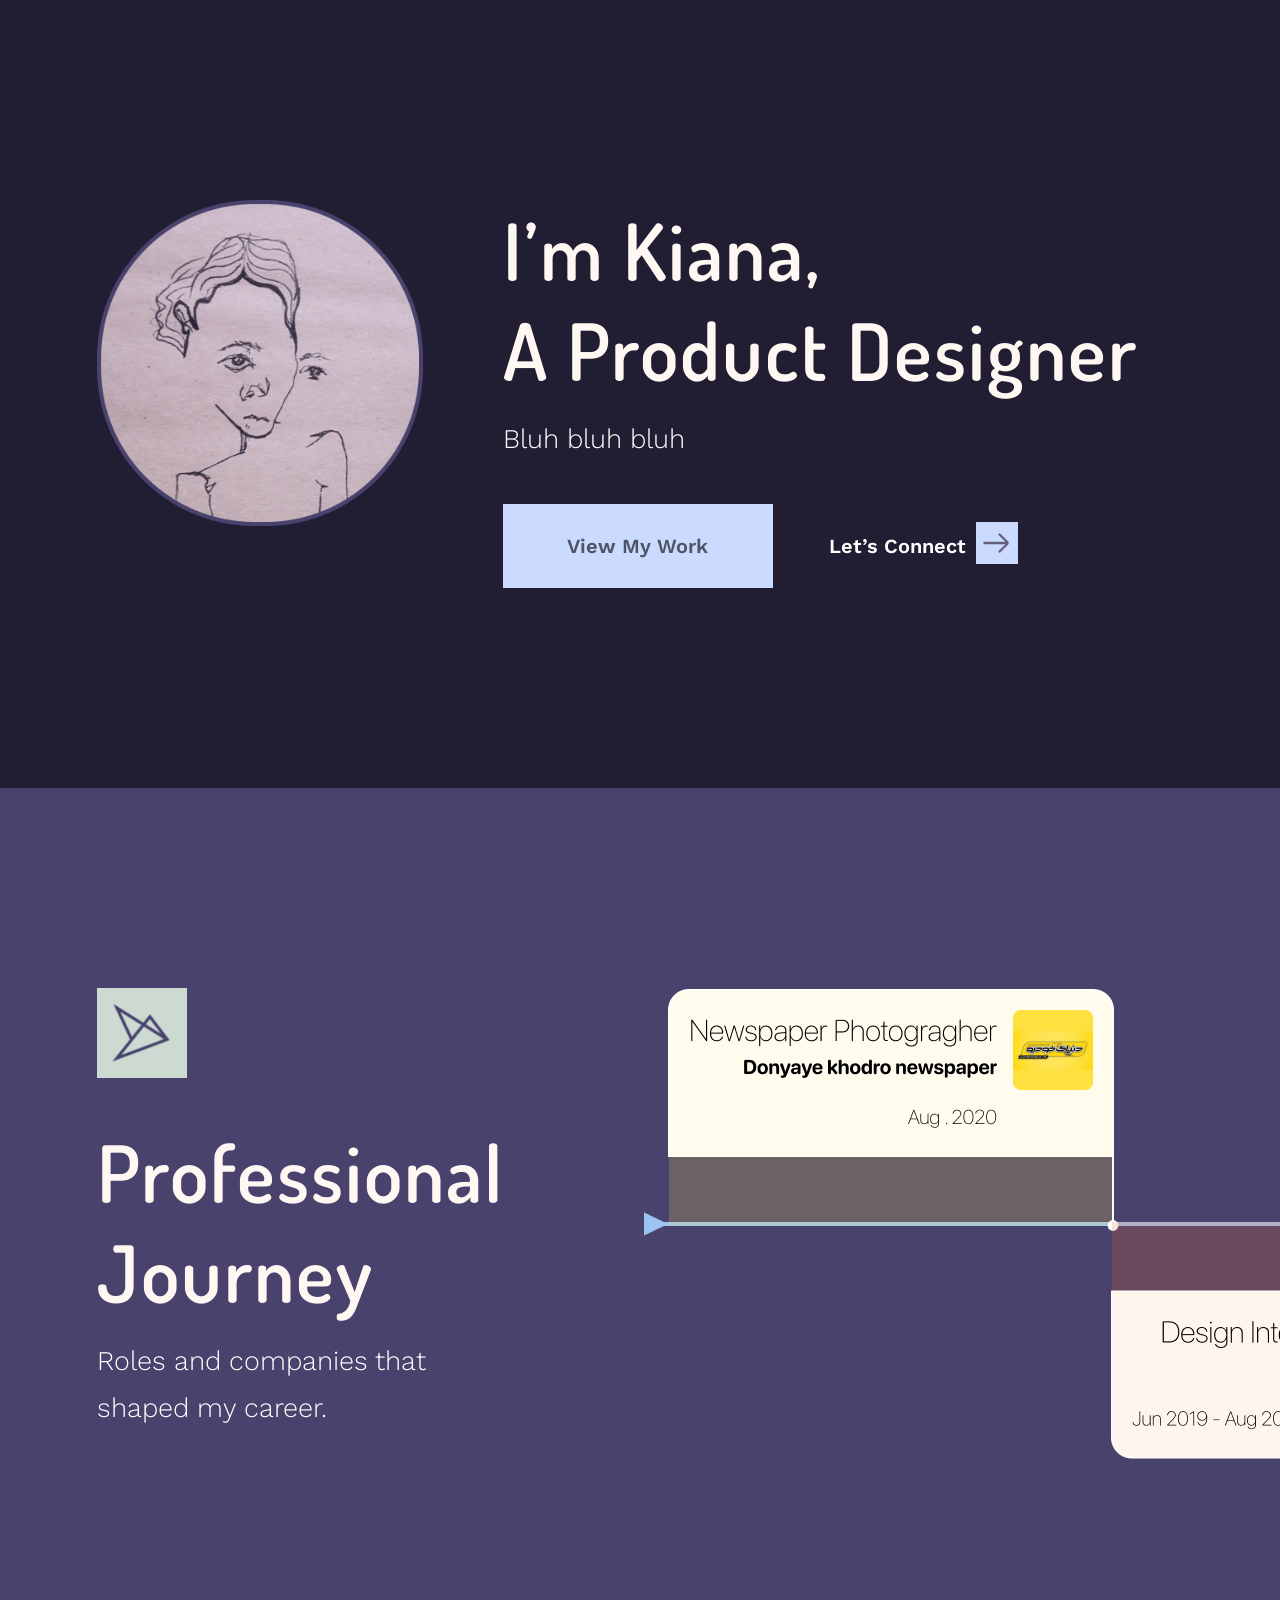
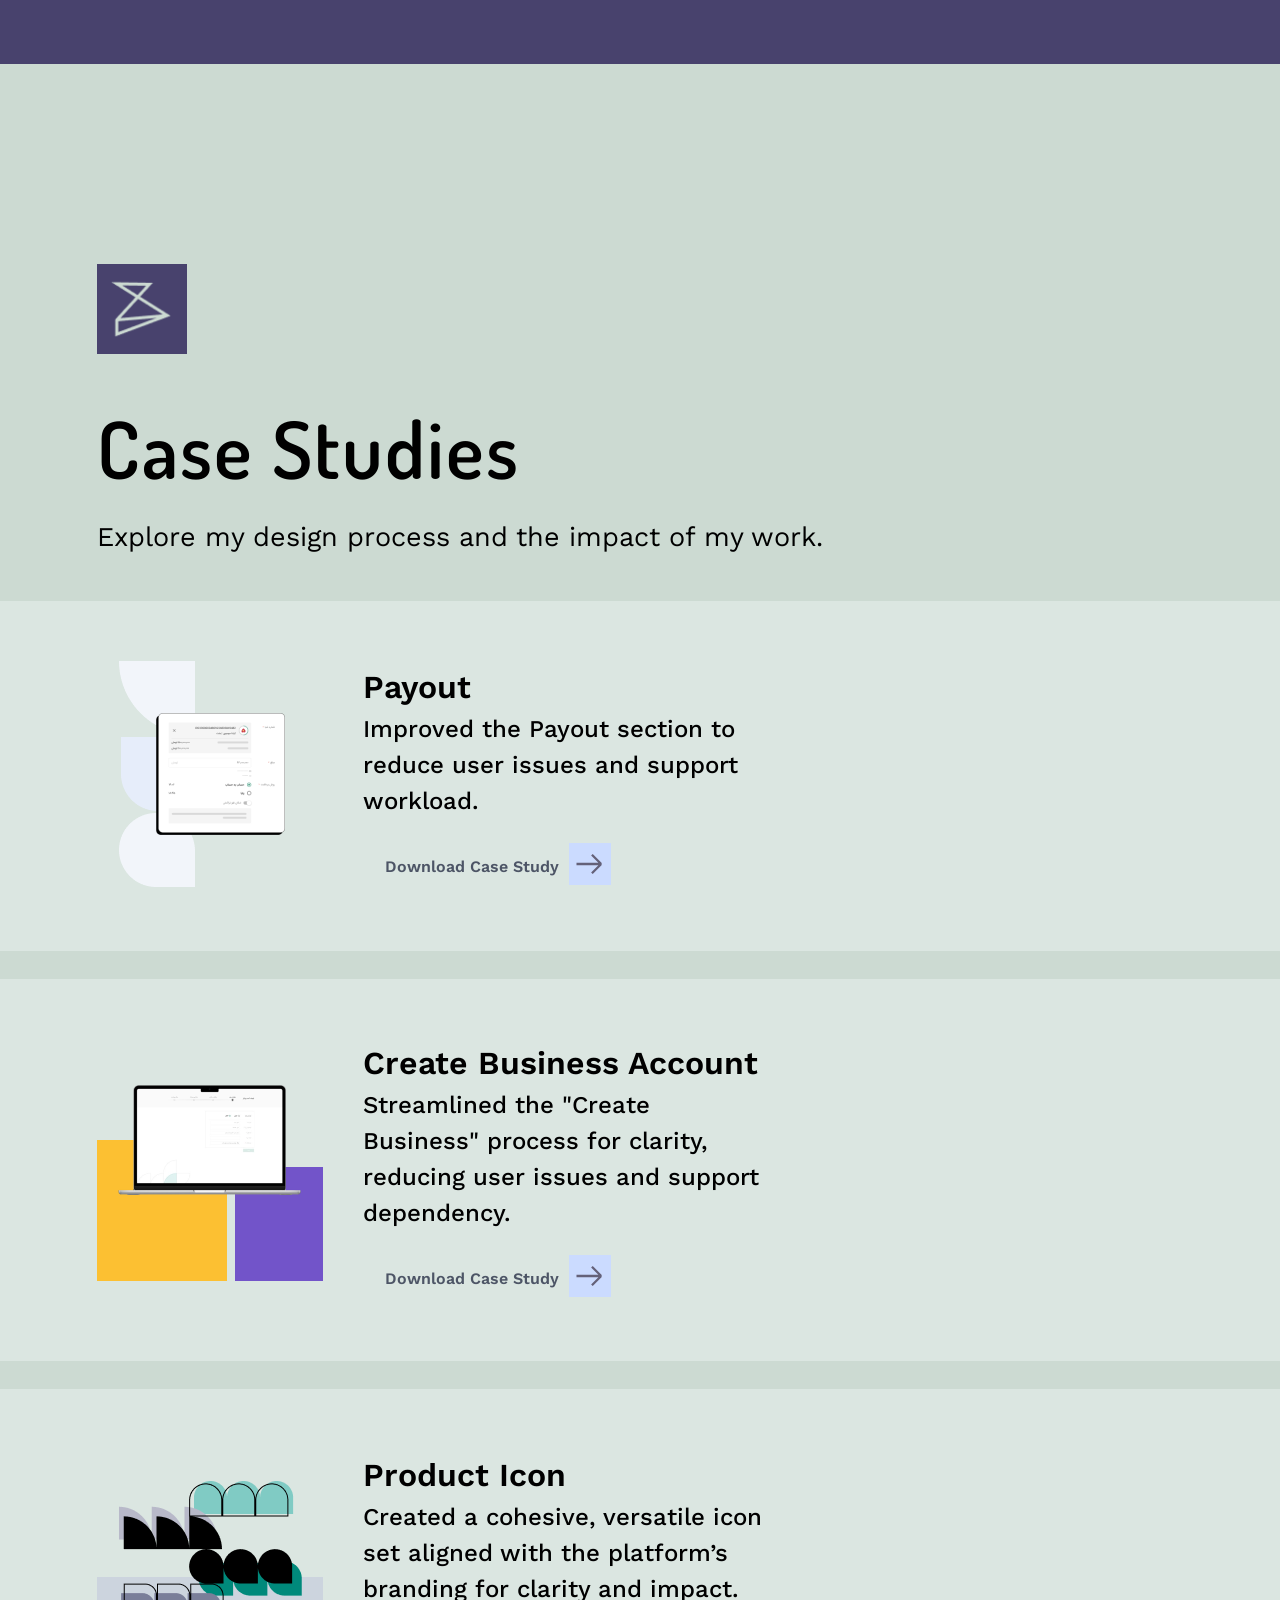
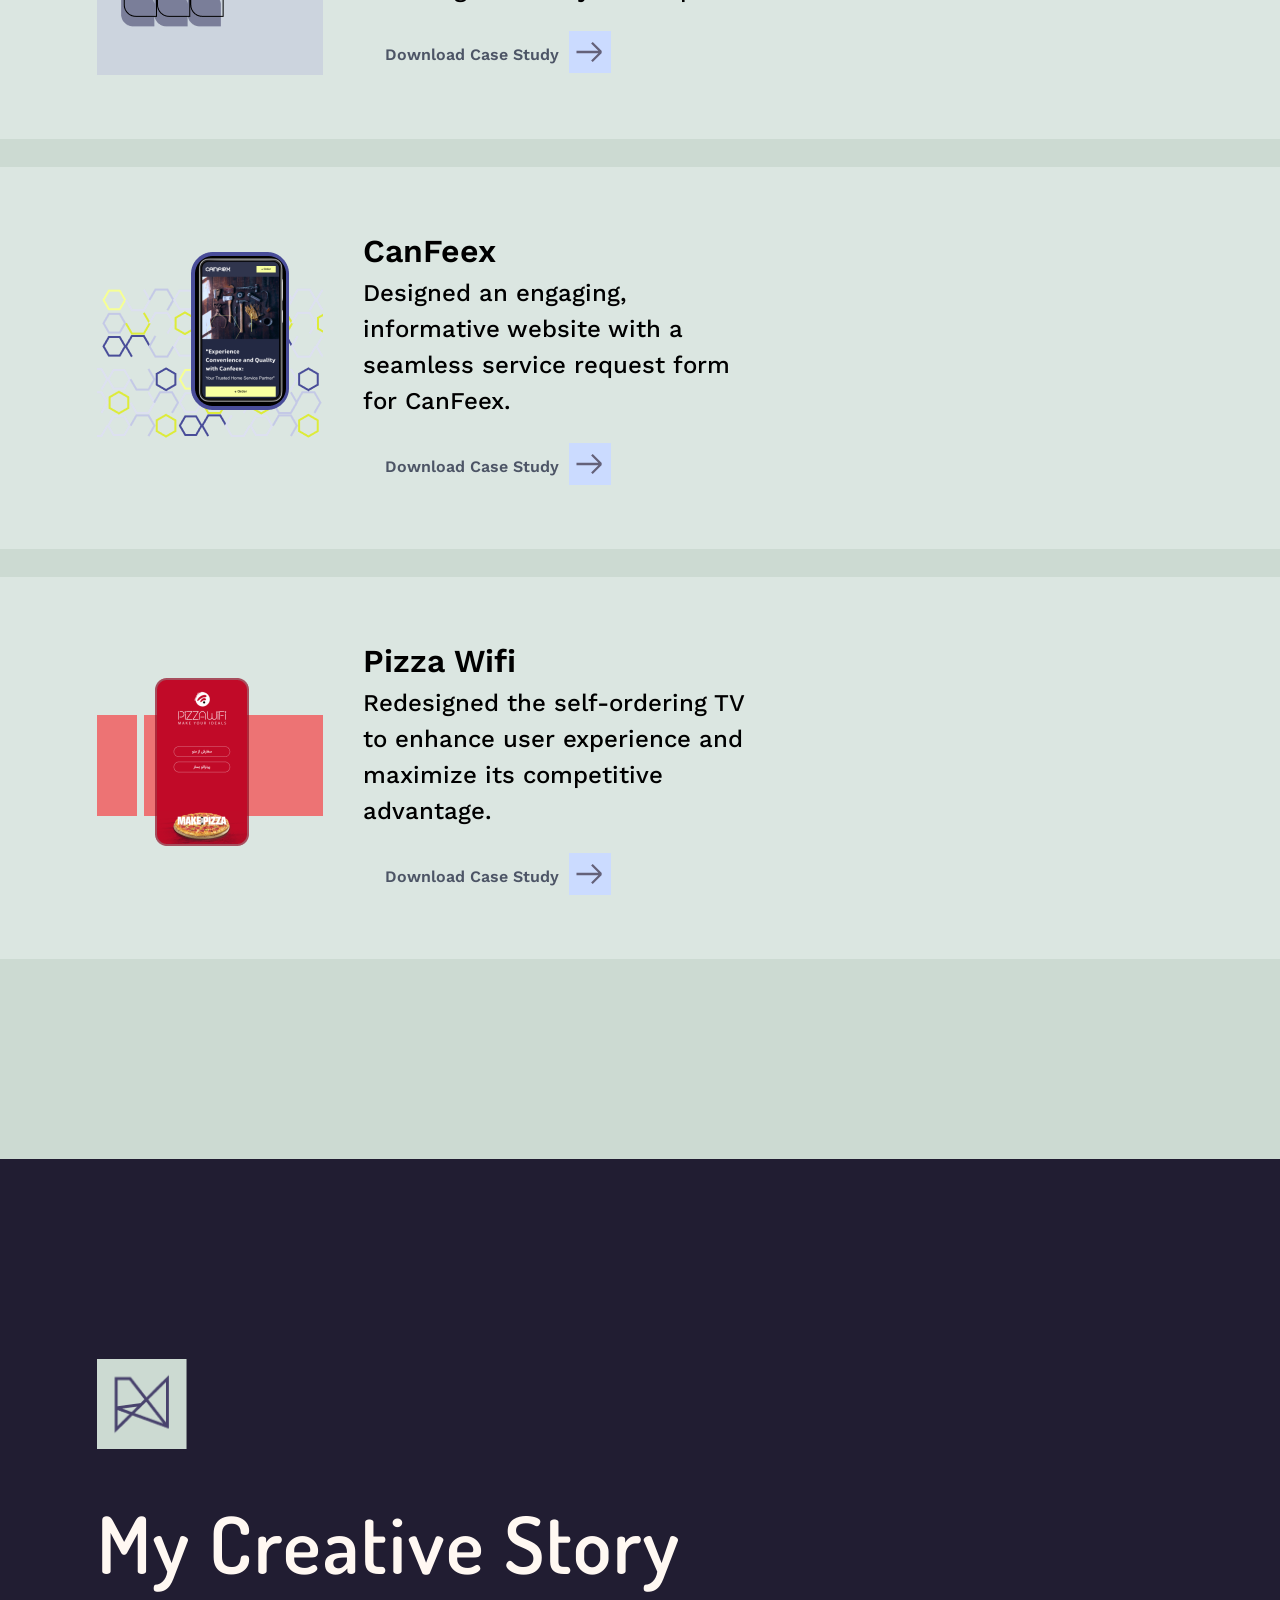
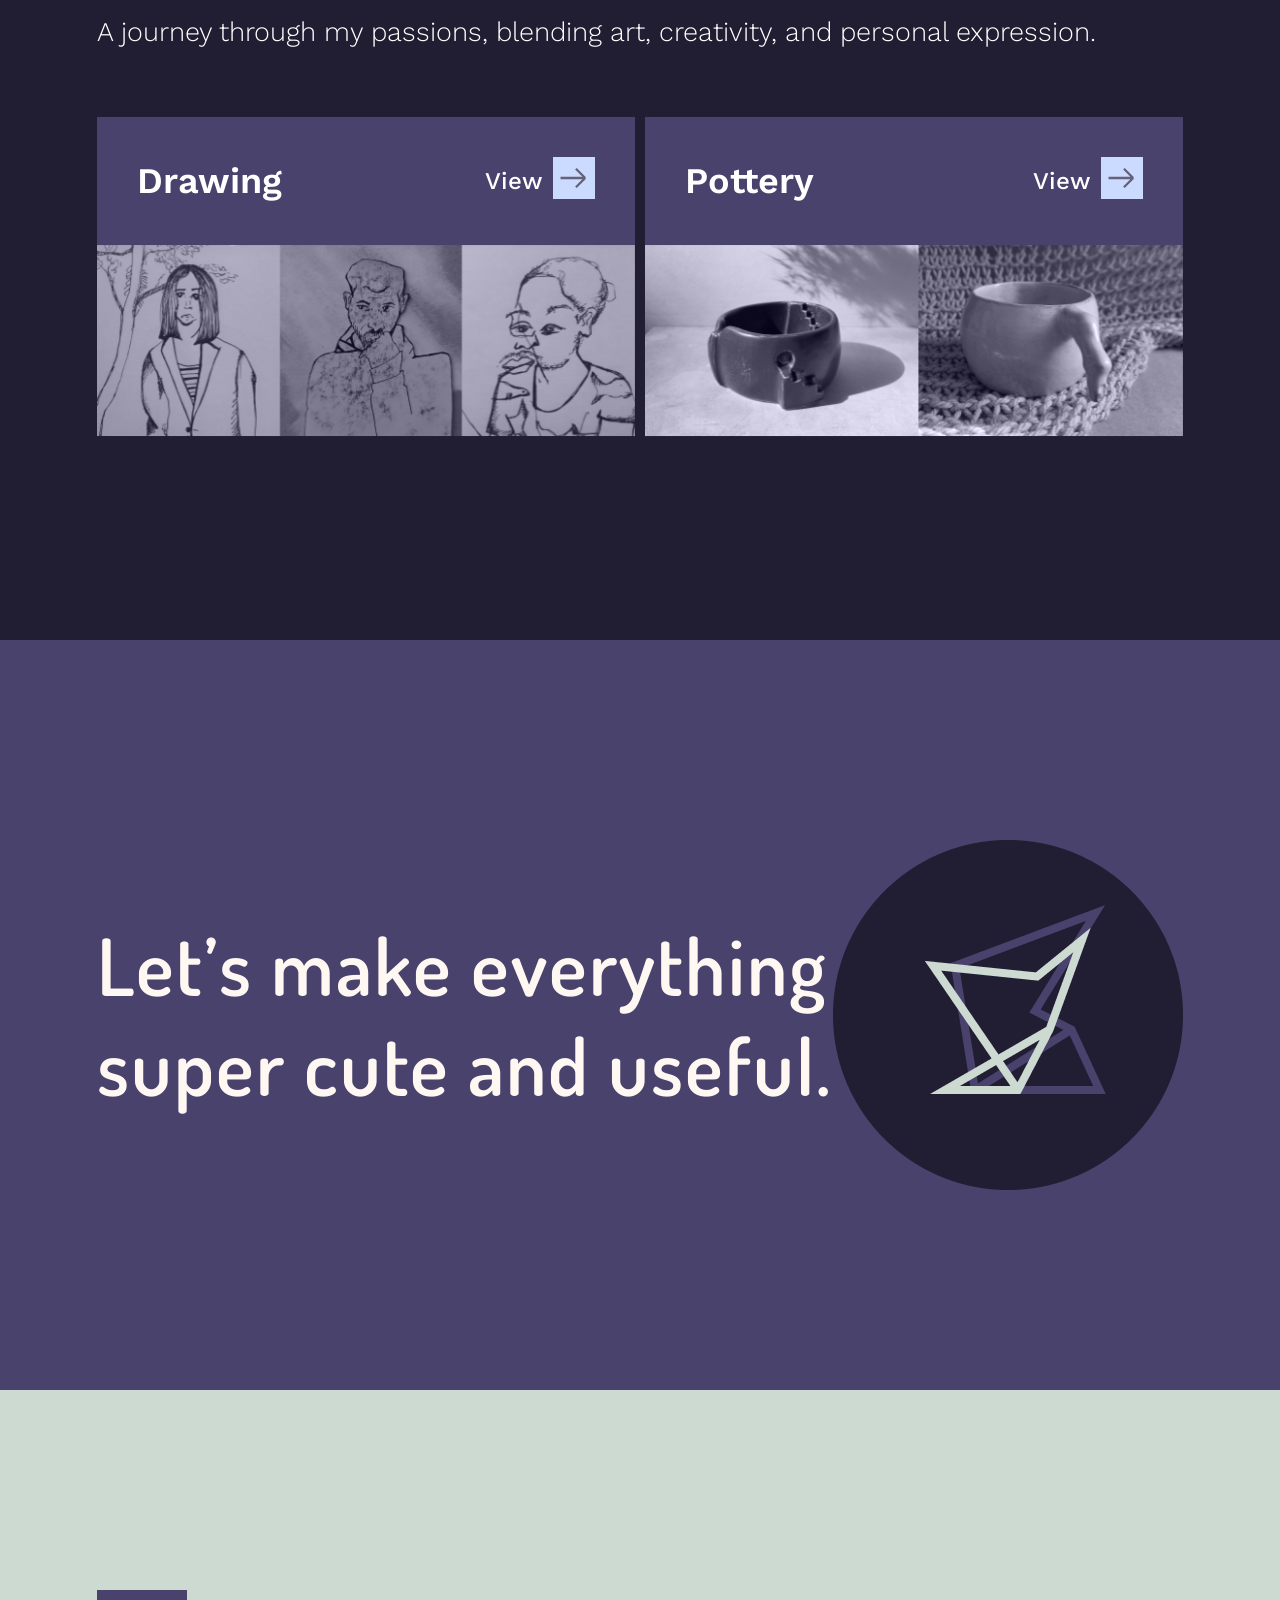
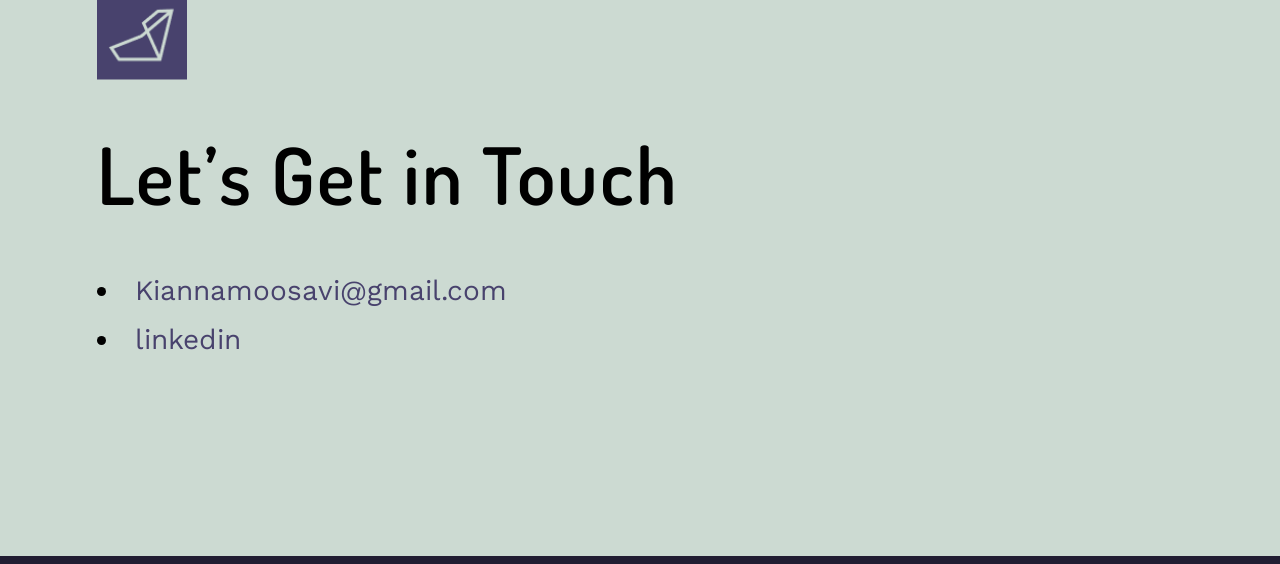
<file: index.html>
<!DOCTYPE html>
<html lang="en">

<head>
    <meta charset="UTF-8" />
    <meta name="viewport" content="width=device-width, initial-scale=1.0" />
    <meta name="description" content="Kiana's Portfolio - A Product Designer" />
    <meta name="keywords" content="Kiana, Product Designer, Portfolio, Web Design, UX/UI Design" />
    <title>Kiana | Product Designer</title>
    <link rel="stylesheet" href="css/style-v2.css" />
    <link
        href="https://fonts.googleapis.com/css2?family=Dosis:wght@200..800&family=Work+Sans:ital,wght@0,100..900;1,100..900&display=swap"
        rel="stylesheet" />


</head>

<body>
    <header class="main_header">
        <div class="container_site">
            <div class="header_bottom">
                <div class="content_left">
                    <div class="image-container">
                        <img src="./image/Frame 14802@2x.png" alt="kiana's portrait" class="full-image" />
                        <div class="overlay"></div>
                    </div>
                </div>
                <div class="content_right">
                    <h1 class="title">
                        I’m Kiana, <br />
                        A Product Designer
                    </h1>
                    <p class="p">Bluh bluh bluh</p>
                    <div class="btn">
                        <button class="btn_left">
                            View My Work
                        </button>
                        <button class="btn_right">
                            Let’s Connect
                            <span class="svg_box">
                                <svg width="24" height="18" viewBox="0 0 24 19" fill="none"
                                    xmlns="http://www.w3.org/2000/svg">
                                    <path d="M0.333252 9.5H21.6666M21.6666 9.5L13.6666 1.5M21.6666 9.5L13.6666 17.5"
                                        stroke="#646179" stroke-width="2" />
                                </svg>
                        </button>
                    </div>
                </div>
            </div>
        </div>
    </header>

    <main>
        <!-- Work Experiences Section -->
        <section class="work_experience_page horizental_scroll">
            <div class="container_site">
                <div class="work_experiences">
                    <div class="work_experience_info">
                        <img class="logo" src="./image/Frame 68.png" alt="Work Experience Logo" />
                        <h2 class="title">Professional Journey</h2>
                        <p class="p year">Roles and companies that shaped my career.</p>
                    </div>
                    <div class="work_experience_img ">
                        <img src="./image/Exprience (1).png" alt="Experience Image" />
                    </div>
                </div>
            </div>
        </section>

        <!-- Portfolio Section -->
        <section class="portfolio_page" id="section3">
            <div class="container_site">
                <div class="portfolio_top_page">
                    <img class="logo" src="./image/portfolio-logo.png" alt="portfolio logo" />
                    <h2 class="title">Case Studies</h2>
                    <p class="p case_study">Explore my design process and the impact of my work.</p>
                </div>
            </div>

            <div class="portfolio_bottom_page">
                <div class="portfolio_container">
                    <div class="items payout">
                        <div class="container_site">
                            <div class="right_content">
                                <img class="portfolio-img" src="./image/payout.png" alt="Payout" />
                            </div>
                            <div class="left_content">
                                <h5 class="portfolio_title">Payout</h5>
                                <p class="portfolio_desc">
                                    Improved the Payout section to reduce user issues and support workload.
                                </p>
                                <div class="portfolio_btn">
                                    <button class="download_btn-payout">Download Case Study</button>
                                    <span class="svg_box">
                                        <svg class="download_btn-payout" id="svg_payout" width="24" height="18"
                                            viewBox="0 0 24 19" fill="none" xmlns="http://www.w3.org/2000/svg">
                                            <path id="path"
                                                d="M0.333252 9.5H21.6666M21.6666 9.5L13.6666 1.5M21.6666 9.5L13.6666 17.5"
                                                stroke="#646179" stroke-width="2" />
                                        </svg>
                                    </span>
                                </div>
                            </div>
                        </div>
                    </div>

                    <div class="items Create_Business_Account">
                        <div class="container_site">
                            <div class="right_content">
                                <img class="portfolio-img" src="./image/business account.png"
                                    alt="Create Business Account" />
                            </div>
                            <div class="left_content">
                                <h5 class="portfolio_title">Create Business Account</h5>
                                <p class="portfolio_desc">
                                    Streamlined the "Create Business" process for clarity, reducing user issues and support dependency.
                                </p>
                                <div class="portfolio_btn">
                                    <button class="download_btn-payout">Download Case Study</button>
                                    <span class="svg_box">
                                        <svg class="download_btn-payout" id="svg_payout" width="24" height="18"
                                            viewBox="0 0 24 19" fill="none" xmlns="http://www.w3.org/2000/svg">
                                            <path id="path"
                                                d="M0.333252 9.5H21.6666M21.6666 9.5L13.6666 1.5M21.6666 9.5L13.6666 17.5"
                                                stroke="#646179" stroke-width="2" />
                                        </svg>
                                    </span>
                                </div>
                            </div>
                        </div>
                    </div>

                    <div class="items product_icon">
                        <div class="container_site">
                            <div class="right_content">
                                <img class="portfolio-img" src="./image/vandar.png" alt="Product Icon" />

                            </div>
                            <div class="left_content">
                                <h5 class="portfolio_title">Product Icon</h5>
                                <p class="portfolio_desc">
                                    Created a cohesive, versatile icon set aligned with the platform’s branding for clarity and impact.
                                </p>
                                <div class="portfolio_btn">
                                    <button class="download_btn-payout">Download Case Study</button>
                                    <span class="svg_box">
                                        <svg class="download_btn-payout" id="svg_payout" width="24" height="18"
                                            viewBox="0 0 24 19" fill="none" xmlns="http://www.w3.org/2000/svg">
                                            <path id="path"
                                                d="M0.333252 9.5H21.6666M21.6666 9.5L13.6666 1.5M21.6666 9.5L13.6666 17.5"
                                                stroke="#646179" stroke-width="2" />
                                        </svg>
                                    </span>
                                </div>
                            </div>
                        </div>
                    </div>

                    <div class="items canfeex">
                        <div class="container_site">
                            <div class="right_content">
                                <img class="portfolio-img" src="./image/canfex.png" alt="CanFeex Project" />
                            </div>
                            <div class="left_content">
                                <h5 class="portfolio_title">CanFeex</h5>
                                <p class="portfolio_desc">
                                    Designed an engaging, informative website with a seamless service request form for CanFeex.
                                </p>
                                <div class="portfolio_btn">
                                    <button class="download_btn-payout">Download Case Study</button>
                                    <span class="svg_box">
                                        <svg class="download_btn-payout" id="svg_payout" width="24" height="18"
                                            viewBox="0 0 24 19" fill="none" xmlns="http://www.w3.org/2000/svg">
                                            <path id="path"
                                                d="M0.333252 9.5H21.6666M21.6666 9.5L13.6666 1.5M21.6666 9.5L13.6666 17.5"
                                                stroke="#646179" stroke-width="2" />
                                        </svg>
                                    </span>
                                </div>
                            </div>
                        </div>
                    </div>

                    <div class="items pizza_wifi">
                        <div class="container_site">
                            <div class="right_content">
                                <img class="portfolio-img" src="./image/pizzawifi.png" alt="PizzaWifi Project" />
                            </div>
                            <div class="left_content">
                                <h5 class="portfolio_title">Pizza Wifi</h5>
                                <p class="portfolio_desc">
                                    Redesigned the self-ordering TV to enhance user experience and maximize its competitive advantage.
                                </p>
                                <div class="portfolio_btn">
                                    <button class="download_btn-payout">Download Case Study</button>
                                    <span class="svg_box">
                                        <svg class="download_btn-payout" id="svg_payout" width="24" height="18"
                                            viewBox="0 0 24 19" fill="none" xmlns="http://www.w3.org/2000/svg">
                                            <path id="path"
                                                d="M0.333252 9.5H21.6666M21.6666 9.5L13.6666 1.5M21.6666 9.5L13.6666 17.5"
                                                stroke="#646179" stroke-width="2" />
                                        </svg>
                                    </span>
                                </div>
                            </div>
                        </div>
                    </div>
                </div>
            </div>
        </section>

        <!-- My Story Section -->
        <section class="mystory">
            <div class="container_site">
                <div class="mystory_top">
                    <img class="logo" src="./image/my story .png" alt="My Story" />
                    <h2 class="title">My Creative Story</h2>
                    <p class="p">A journey through my passions, blending art, creativity, and personal expression.</p>
                </div>

                <div class="mystory_bottom">
                    <div class="mystory_painting">
                        <div class="item_header">
                            <h6>Drawing</h6>
                            <div class="mystory_btn">
                                <span>View</span>
                                <a href="drawing.html" target="_blank">
                                    <span class="svg_box">
                                        <svg class="painting_svg" width="24" height="18" viewBox="0 0 24 19" fill="none"
                                            xmlns="http://www.w3.org/2000/svg">
                                            <path
                                                d="M0.333252 9.5H21.6666M21.6666 9.5L13.6666 1.5M21.6666 9.5L13.6666 17.5"
                                                stroke="#646179" stroke-width="2" />
                                        </svg>
                                    </span>
                                </a>
                            </div>
                        </div>
                        <div class="item_main">
                            <img src="./image/painting1.png" alt="painting">
                        </div>
                    </div>

                    <div class="mystory_pottery">
                        <div class="item_header">
                            <h6>Pottery</h6>
                            <div class="mystory_btn">
                                <span>View</span>
                                <a href="pottery.html" target="_blank">
                                    <span class="svg_box">
                                        <svg class="pottery_svg" viewBox="0 0 24 19" fill="none"
                                            xmlns="http://www.w3.org/2000/svg">
                                            <path
                                                d="M0.333252 9.5H21.6666M21.6666 9.5L13.6666 1.5M21.6666 9.5L13.6666 17.5"
                                                stroke="#646179" stroke-width="2" />
                                        </svg>
                                    </span>
                                </a>
                            </div>
                        </div>
                        <div class="item_main">
                            <img src="./image/pottery 1.png" alt="pottery">
                        </div>
                    </div>
                </div>
            </div>
            </div>
        </section>

        <!-- Expression Section -->
        <section class="expression">
            <div class="container_site">
                <div class="expression_content">
                    <h2 class="title">Let’s make everything super cute and useful.</h2>
                    <img src="./image/pic.png" alt="Expression Image" />
                </div>
            </div>
        </section>

    </main>

    <footer class="footer">
        <div class="container_site">
            <div class="footer_content">
                <img class="logo" src="./image/logo6.png" alt="Logo" />
                <h2 class="title">Let’s Get in Touch</h2>
                <ul>
                    <li><a href="mailto:Kiannamoosavi@gmail.com">Kiannamoosavi@gmail.com</a></li>
                    <li><a href="http://linkedin.com/in/kianamousavi11">linkedin</a></li>
                </ul>
            </div>
        </div>
    </footer>

    <script src="js/script-v2.js"></script>
</body>

</html>
</file>
<file: css/style-v2.css>
* {
  padding: 0;
  margin: 0;
  box-sizing: border-box;
  font-family: "Work Sans", sans-serif;
}

/* Color Palette */
:root {
  --color_000000: #000;
  --color_ffffff: #fff;
  --color_211d32: #211d32;
  --color_cbdbff: #cbdbff;
  --color_fff8f2: #fff8f2;
  --color_4d5566: #4d5566;
  --color_48426d: #48426d;
  --color_ccdad2: #ccdad2;
  --color_dbe6e1: #dbe6e1;
  --color_403930: #403930;
}

button {
  font-family: "Work Sans", sans-serif;
  font-size: 20px;
  font-weight: 600;
  border: none;
  outline: none;
}

/* Header Section */
.main_header {
  background-color: var(--color_211d32);
}

.container_site {
  max-width: 1126px;
  margin: 0 auto;
  padding: 200px 20px;
}

.header_bottom {
  display: grid;
  grid-template-columns: 30% 70%;
  gap: 80px;
}

.image-container {
  position: relative;
  display: inline-block;
}

.full-image {
  display: block;
  width: 100%;
  height: auto;
  object-fit: cover;
}

.content_right {
  width: 643px;
}

.title {
  font-family: "Dosis", sans-serif;
  color: var(--color_fff8f2);
  font-size: 79px;
  font-weight: 600;
  letter-spacing: 2px;
  line-height: 100px;
}

.p {
  font-family: "Work Sans", sans-serif;
  font-size: 27px;
  color: var(--color_ffffff);
  line-height: 47.6px;
  padding-top: 16px;
  font-weight: 300;
}

.btn {
  display: flex;
  gap: 16px;
  padding-top: 40px;
}

.btn button {
  width: 270px;
  height: 84px;
  cursor: pointer;
  transition: background-color 0.3s ease, color 0.3s ease;
}

.btn_left {
  background-color: var(--color_cbdbff);
  color: var(--color_4d5566);
}

.btn_right {
  background-color: transparent;
  color: var(--color_ffffff);
  display: flex;
  justify-content: center;
  align-items: center;
  gap: 10px;
}

svg {
  width: 42px;
  height: 42px;
  transition: transform 0.3s ease;
}

/* Work Experience Section */
.logo {
  width: 90px;
  height: 90px;
  margin-bottom: 40px;
}

.work_experience_page {
  background-color: var(--color_48426d);
  /* مخفی کردن خط اسکرول */
  scrollbar-width: none;
  /* ایجاد اسکرول افقی */
  overflow-x: scroll;
}

.work_experiences {
  display: flex;
  gap: 140px;
  position: relative;
}

.work_experience_page::-webkit-scrollbar {
  /* مخفی کردن اسکرول در مرورگرهای Webkit */
  display: none;
}

.work_experience_info {
  width: 407px;
}

.horizental_scroll {
  overflow-x: scroll;
}

/* Portfolio Section */
.case_study {
  color: var(--color_000000);
  margin-bottom: 40px;
  font-weight: 400;
}

.portfolio_page {
  background-color: var(--color_ccdad2);
}

.portfolio_page .container_site {
  max-width: 1126px;
  margin: 0 auto;
  padding: 200px 20px 0px;
}

.portfolio_top_page h2 {
  color: var(--color_000000);
}

.left_content {
  width: 400px;
}

.portfolio_page {
  background-color: var(--color_ccdad2);
  padding-bottom: 200px;
}

.portfolio_container {
  width: 100%;
  justify-content: center;
  gap: 40px;
}

.portfolio_container .container_site {
  padding: 60px 20px;
  display: flex;
  align-items: center;
  gap: 40px;
}

.items {
  background-color: var(--color_dbe6e1);
  transition: background-color 0.3s ease;
  margin-bottom: 28px;
}

.pizza_wifi {
  margin-bottom: 0px;
}

.items:hover{
  background-color:  #cbdbff;
}

.items:hover .svg_box svg {
  transition: background-color 0.3s ease;
  background-color: var(--color_48426d);
}

.items:hover .svg_box #path {
  transition: background-color 0.3s ease;
  stroke: var(--color_ffffff);
}

.download_btn-payout,
.download_btn-business,
.download_btn-product,
.download_btn-canfeex,
.download_btn-wifi {
  cursor: pointer;
  font-size: 14px;
}

.portfolio_title {
  font-size: 32px;
  font-weight: 600;
  line-height: 48px;
}

.portfolio_desc {
  font-size: 24px;
  font-weight: 500;
  line-height: 36px;
}

.portfolio_btn {
  width: 269px;
  display: flex;
  justify-content: center;
  align-items: center;
  gap: 10px;
  padding-top: 24px;
}

.portfolio_btn button {
  background-color: transparent;
  color: var(--color_4d5566);
  font-size: 16px;
}

/* mystory */
.mystory {
  background-color: var(--color_211d32);
}

.mystory_top p {
  margin-bottom: 60px;
}

.mystory_bottom {
  display: flex;
  gap: 10px;
}

.item_header {
  background-color: var(--color_48426d);
  display: flex;
  justify-content: space-between;
  align-items: center;
  padding: 40px;
}

.item_header h6 {
  font-family: "Work Sans";
  font-size: 36px;
  font-weight: 600;
  color: var(--color_ffffff);
}

.mystory_btn {
  display: flex;
  align-items: center;
  gap: 10px;
}

.mystory_btn span {
  font-family: "Work Sans";
  font-size: 24px;
  font-weight: 500;
  color: var(--color_ffffff);
}

.svg_box svg {
  background-color: var(--color_cbdbff);
  padding: 10px 5px;
  cursor: pointer;
}

.item_main {
  mix-blend-mode: luminosity;
}

.item_main img {
  width: 100%;
}

/* expression */
.expression {
  background-color: var(--color_48426d);
}

.expression_content {
  display: flex;
  justify-content: center;
  align-items: center;
}

/* Footer Section */
.footer {
  background-color: var(--color_ccdad2);
  border-bottom: 8px solid #211d32;
}

.footer_content h2 {
  color: var(--color_000000);
  margin-bottom: 50px;
  font-weight: 600;
}

.footer_content ul {
  list-style-position: inside;
}

.footer_content ul li {
  color: var(--color_000000);
  font-family: "Work Sans";
  font-size: 28px;
  font-weight: 400;
  margin-top: 16px;
}

.footer_content a {
  color: var(--color_48426d);
  text-decoration: none;
}

/* Responsive */
/* For screens 1024px and smaller */
@media (max-width: 1024px) {
  .title {
    font-size: 60px;
    line-height: 80px;
  }

  .content_right {
    width: 500px;
  }

  .p {
    font-size: 26px;
  }

  .portfolio_container .container_site {
    padding: 60px 20px;
  }
}

/* For screens 900px and smaller */
@media (max-width: 900px) {
  svg {
    width: 32px;
    height: 32px;
  }

  .container_site {
    padding: 150px 20px;
  }

  .title {
    font-size: 46px;
    line-height: 70px;
  }

  .p {
    font-size: 20px;
    line-height: 40px;
  }

  .content_right {
    width: 400px;
  }

  .header_bottom {
    gap: 50px;
  }

  button {
    font-size: 16px;
  }

  .btn button {
    width: 160px;
    height: 60px;
  }

  .btn {
    display: flex;
    gap: 10px;
    padding-top: 25px;
  }

  .portfolio_page {
    padding-bottom: 150px;
  }

  .portfolio_page .container_site {
    padding: 150px 20px 20px;
  }

  .items .container_site {
    padding: 60px 20px;
  }

  .portfolio_btn {
    justify-content: flex-start;
  }

  .portfolio_desc {
    font-size: 19px;
  }

  .portfolio_title {
    font-size: 28px;
  }

  .case_study {
    margin-bottom: 0px;
  }

  .item_header {
    padding: 20px;
  }

  .item_header h6 {
    font-size: 20px;
  }

  .mystory_btn span {
    font-size: 18px;
  }

  .mystory_top p {
    margin-bottom: 40px;
  }

  .expression_content img {
    width: 32%;
  }
  .work_experience_img img {
    width: 1896px;
  }

  .footer_content ul li {
    font-size: 25px;
  }
}

/* For screens 680px and smaller */
@media (max-width: 680px) {
  .container_site {
    padding: 80px 20px;
  }

  .btn button {
    width: 140px;
    height: 50px;
  }

  button {
    font-size: 14px;
    line-height: 0px;
  }

  .btn {
    display: flex;
    gap: 20px;
    padding-top: 25px;
  }

  .title {
    font-size: 34px;
    line-height: 50px;
    text-align: left;
  }

  .logo {
    width: 70px;
    height: 70px;
  }

  .work_experience_img img {
    width: 1600px;
  }

  .portfolio_page {
    padding-bottom: 80px;
  }

  .portfolio_page .container_site {
    padding: 80px 20px 20px;
  }

  .items .container_site {
    padding: 40px 20px;
  }

  .p {
    font-size: 16px;
    line-height: 35px;
    text-align: left;
  }

  .full-image {
    width: 100%;
  }

  .content_right {
    width: 320px;
  }

  .portfolio_btn {
    justify-content: flex-start;
  }

  .portfolio_title {
    font-size: 22px;
  }

  .portfolio_desc {
    font-size: 16px;
  }

  .mystory_top p {
    margin-bottom: 30px;
  }

  .item_header h6 {
    font-size: 18px;
  }

  .mystory_btn span {
    font-size: 14px;
  }

  .svg_box svg {
    padding: 8px 3px;
  }

  svg {
    width: 28px;
    height: 28px;
  }

  .footer_content ul li {
    font-size: 25px;
  }
}

/* For screens 566px and smaller */
@media (max-width: 566px) {
  .container_site {
    padding: 50px 15px;
  }

  .title {
    font-size: 30px;
    line-height: 40px;
    text-align: center;
  }

  .p {
    font-size: 15px;
    line-height: 30px;
    text-align: center;
  }

  .btn button {
    width: 200px;
    height: 43px;
    font-size: 14px;
  }

  .btn {
    display: flex;
    justify-content: center;
  }

  .logo {
    width: 70px;
    height: 70px;
  }

  .header_bottom {
    display: flex;
    flex-direction: column;
    align-items: center;
  }

  .case_study {
    margin-bottom: 20px;
  }

  .work_experience_img {
    align-self: flex-start;
  }

  .work_experience_img img {
    width: 1000px;
  }

  .work_experiences {
    display: flex;
    flex-direction: column;
    align-items: center;
    gap: 50px;
  }

  .work_experience_info {
    display: flex;
    flex-direction: column;
    align-items: center;
    width: 100%;
    position: sticky;
    top: 0;
    z-index: 10;
  }

  .portfolio_top_page,
  .mystory_top,
  .expression,
  .footer_content {
    display: flex;
    flex-direction: column;
    align-items: center;
  }

  .full-image {
    width: 80%;
    margin: 0 auto;
  }

  .portfolio_top_page {
    padding: 50px 15px 15px;
  }

  .portfolio_page .container_site {
    padding: 0px;
  }

  .portfolio_container {
    display: flex;
    flex-direction: column;
    gap: 0px;
  }

  .items {
    margin-bottom: 20px;
  }

  .pizza_wifi {
    margin-bottom: 0px;
  }

  .items .container_site {
    display: flex;
    flex-direction: column;
    padding: 20px 15px;
    gap: 10px;
  }

  .left_content {
    width: 300px;
    display: flex;
    flex-direction: column;
    align-items: center;
  }

  .portfolio_title {
    display: block;
    font-size: 20px;
  }

  .portfolio_desc {
    text-align: center;
    font-size: 14px;
    line-height: 30px;
    margin-bottom: 10px;
  }

  .portfolio_btn {
    padding-top: 0px;
    display: flex;
    justify-content: center;
  }

  .portfolio_btn button {
    font-size: 14px;
    padding-top: 0px;
    display: flex;
    justify-content: center;
  }

  .mystory_top {
    margin: 50px 20px 0px;
  }

  .mystory_bottom {
    display: flex;
    flex-direction: column;
    gap: 40px;
  }

  .mystory_painting,
  .mystory_pottery {
    width: 100%;
  }

  .mystory_top p {
    margin-bottom: 30px;
  }

  .item_header {
    text-align: center;
    padding: 20px;
  }

  .item_header h6 {
    font-size: 20px;
  }

  .item_main img {
    width: 100%;
  }

  .expression_content {
    display: flex;
    flex-direction: column;
    gap: 40px;
  }

  .expression_content img {
    width: 75%;
  }

  .expression_content .title {
    font-size: 25px;
  }

  .footer_content ul li {
    font-size: 16px;
  }

  .footer_content h2 {
    margin-bottom: 20px;
  }

  .horizental_scroll {
    width: 100%;
    max-width: 100%;
    display: block;
  }
}
</file>
